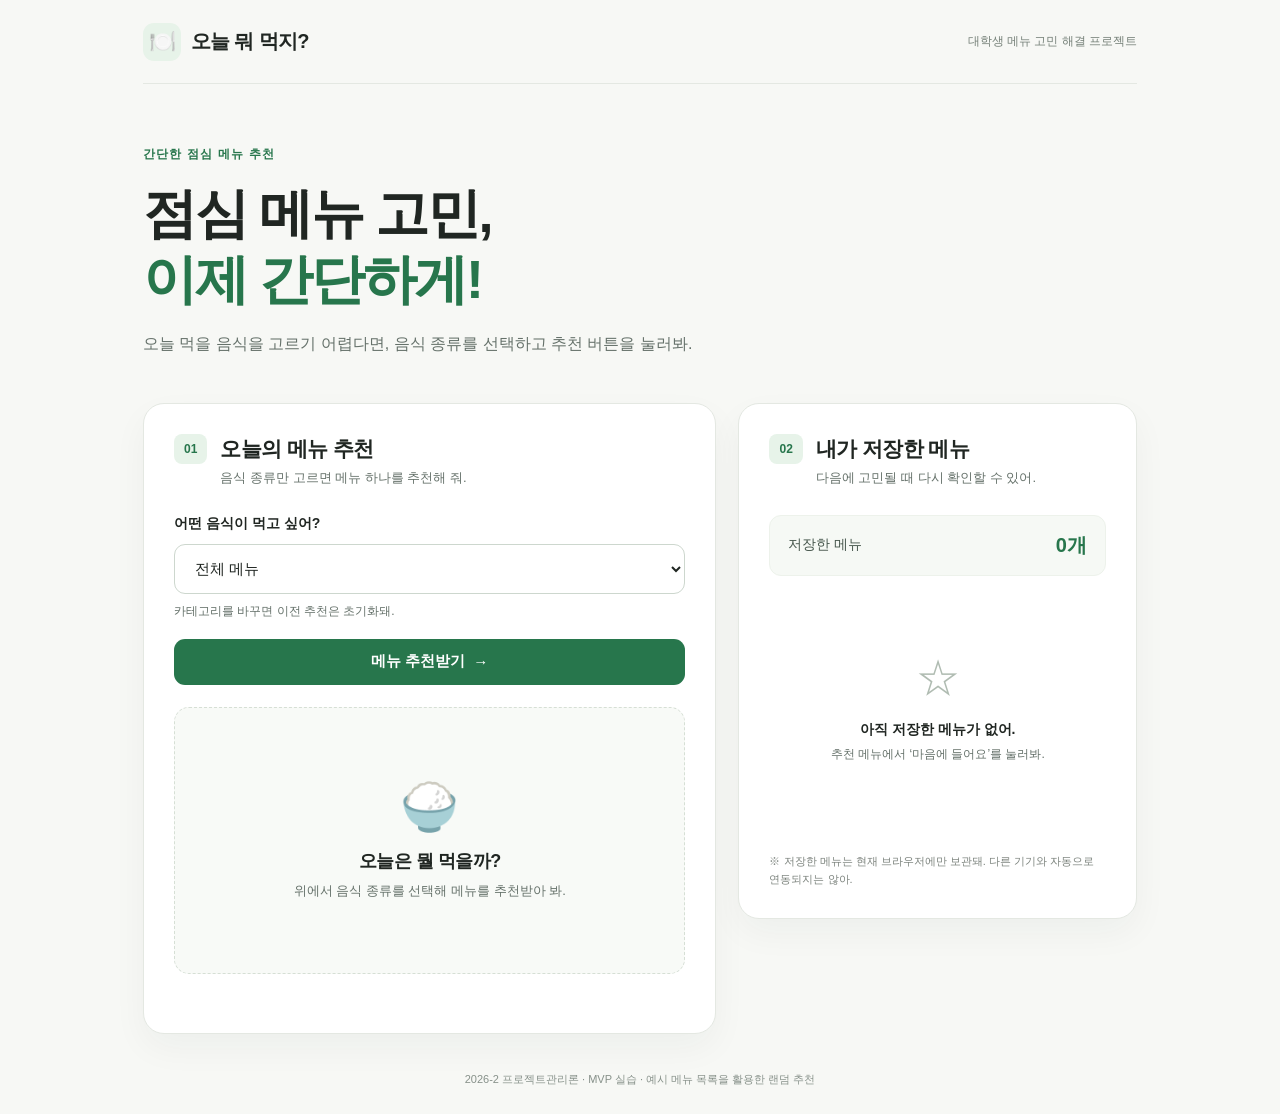
<file: index.html>
<!doctype html>
<html lang="ko">
<head>
  <meta charset="utf-8">
  <meta name="viewport" content="width=device-width, initial-scale=1">
  <meta name="description" content="대학생을 위한 간단한 점심 메뉴 추천 웹앱. 음식 종류를 골라 메뉴를 추천받고 마음에 드는 메뉴를 저장하세요.">
  <title>오늘 뭐 먹지? | 메뉴 추천</title>
  <style>
:root{--bg:#f7f8f5;--paper:#fff;--ink:#202622;--muted:#65716a;--line:#e4e8e2;--green:#27764c;--green-deep:#1c5c3a;--green-soft:#e7f3e9;--shadow:0 14px 35px rgba(31,57,42,.045)}
*{box-sizing:border-box}html{font-family:Pretendard,-apple-system,BlinkMacSystemFont,"Apple SD Gothic Neo","Malgun Gothic",sans-serif;color:var(--ink);background:var(--bg)}body{margin:0}button,select{font:inherit}button{cursor:pointer}button:focus-visible,select:focus-visible,a:focus-visible{outline:3px solid #69ba85;outline-offset:3px} .site-wrap{max-width:1050px;margin:auto;padding:0 28px}.topbar{height:84px;display:flex;align-items:center;justify-content:space-between;border-bottom:1px solid var(--line)}.brand{text-decoration:none;color:var(--ink);font-weight:850;letter-spacing:-.7px;font-size:20px;display:flex;gap:10px;align-items:center}.brand-icon{display:inline-grid;place-items:center;width:38px;height:38px;background:var(--green-soft);border-radius:11px;font-size:22px}.top-caption{font-size:12px;color:#758078}.intro{padding:62px 0 45px}.eyebrow{font-size:12px;font-weight:800;color:var(--green);letter-spacing:1.2px;margin-bottom:17px}.intro h1{margin:0;font-size:clamp(34px,5vw,54px);line-height:1.23;letter-spacing:-2.3px;font-weight:860}.intro h1 span{color:var(--green)}.intro p{color:var(--muted);font-size:16px;margin:17px 0 0;line-height:1.75}.content-grid{display:grid;grid-template-columns:minmax(0,1.18fr) minmax(0,.82fr);gap:22px;align-items:start}.panel{background:var(--paper);border:1px solid var(--line);border-radius:21px;padding:30px;box-shadow:var(--shadow);min-width:0}.panel-heading{display:flex;align-items:flex-start;gap:13px;margin-bottom:27px}.step-number{font-size:12px;font-weight:900;border-radius:8px;background:var(--green-soft);color:var(--green);padding:8px 10px;flex-shrink:0}.panel-heading h2{font-size:21px;line-height:1.35;letter-spacing:-.6px;margin:1px 0 5px}.panel-heading p{margin:0;color:var(--muted);font-size:13px;line-height:1.5}.field-label{display:block;font-size:14px;font-weight:750;margin-bottom:11px}.select{width:100%;height:50px;border:1px solid #cdd7ce;border-radius:11px;background:#fff;padding:0 16px;font-size:15px;color:var(--ink)}.field-hint{font-size:12px;color:var(--muted);margin:9px 0 19px}.btn{display:flex;align-items:center;justify-content:center;gap:8px;border-radius:11px;border:1px solid transparent;min-height:46px;padding:12px 15px;font-weight:750;transition:background .18s,transform .18s}.btn:hover{transform:translateY(-1px)}.btn-primary{background:var(--green);color:#fff;width:100%;font-size:15px}.btn-primary:hover{background:var(--green-deep)}.btn-outline{border-color:#cbd5cc;background:#fff;color:var(--ink)}.btn-outline:hover{background:#f6f9f6}.btn-secondary{background:var(--green-soft);color:var(--green-deep)}.btn-secondary:hover{background:#d6eadc}.btn:disabled{cursor:not-allowed;opacity:.65;transform:none}.result-area{margin-top:22px;min-height:267px;background:#f8faf7;border:1px dashed #d6dfd5;border-radius:15px;text-align:center;display:grid;place-items:center;padding:24px}.result-empty,.result-content{width:100%}.result-empty .empty-emoji{font-size:47px;margin-bottom:14px}.empty-title{font-weight:800;font-size:18px;letter-spacing:-.5px;margin:0 0 8px}.empty-description{color:var(--muted);font-size:13px;line-height:1.6;margin:0}.result-eyebrow{font-size:12px;font-weight:800;color:var(--green);margin:0 0 8px}.result-symbol{font-size:48px;line-height:1.4}.category-tag{color:var(--green-deep);background:var(--green-soft);border-radius:99px;display:inline-block;font-size:12px;font-weight:800;padding:5px 12px;margin:8px 0}.menu-name{font-size:32px;margin:6px 0 3px;letter-spacing:-1px}.result-help{color:var(--muted);font-size:12px;line-height:1.6;margin:9px 0 20px}.result-actions{display:flex;justify-content:center;flex-wrap:wrap;gap:10px}.status-text{font-size:12px;color:var(--green-deep);min-height:18px;margin:11px 0 0}.saved-summary{display:flex;justify-content:space-between;align-items:center;background:#f6f9f5;border:1px solid #edf2eb;border-radius:12px;padding:16px 18px;color:#47574d;font-size:14px}.saved-summary strong{color:var(--green);font-size:20px}.favorite-empty{min-height:260px;display:flex;flex-direction:column;justify-content:center;align-items:center;text-align:center}.favorite-empty>span{font-size:44px;color:#b0bcb2}.favorite-empty p{font-size:14px;font-weight:750;margin:13px 0 6px}.favorite-empty small{font-size:12px;color:var(--muted);line-height:1.5}.favorites-list{padding:0;margin:16px 0 0;list-style:none;max-height:430px;overflow-y:auto}.favorite-item{display:flex;align-items:center;gap:10px;padding:13px 2px;border-bottom:1px solid #eef1ed}.favorite-item:last-child{border-bottom:0}.favorite-symbol{font-size:25px;width:34px}.favorite-detail{flex:1;min-width:0}.favorite-name{font-size:14px;font-weight:750;overflow-wrap:anywhere}.favorite-category{font-size:11px;color:var(--muted);margin-top:3px}.remove-btn{border:1px solid #e0e6df;border-radius:8px;background:white;color:#69736b;font-size:12px;padding:8px 11px}.remove-btn:hover{color:#b13b3b;border-color:#ecc6c6}.save-note{font-size:11px;line-height:1.65;color:#7b827c;margin:16px 0 0}.storage-warning{color:#9d4527;background:#fff3e8;border:1px solid #f2d8c3;padding:9px;border-radius:8px;font-size:12px;line-height:1.55}.footer{text-align:center;color:#87918a;font-size:11px;margin:36px 0 26px;line-height:1.65}
[hidden]{display:none!important}
@media(max-width:740px){.site-wrap{padding:0 16px}.topbar{height:69px}.brand{font-size:18px}.top-caption{display:none}.intro{padding:40px 2px 28px}.intro h1{letter-spacing:-1.5px}.intro p{font-size:14px}.content-grid{grid-template-columns:1fr;gap:16px}.panel{padding:23px 19px;border-radius:17px}.panel-heading{margin-bottom:23px}.panel-heading h2{font-size:19px}.result-area{min-height:240px}.favorite-empty{min-height:170px}.footer{margin:26px 0 22px}.result-actions{gap:8px}.result-actions .btn{flex:1;padding:11px 7px;font-size:13px}}
@media(prefers-reduced-motion:reduce){.btn{transition:none}.btn:hover{transform:none}}

</style>
  
</head>
<body>
  <div class="site-wrap">
    <header class="topbar">
      <a class="brand" href="./index.html" aria-label="오늘 뭐 먹지? 처음 화면"><span class="brand-icon" aria-hidden="true">🍽️</span><span>오늘 뭐 먹지?</span></a>
      <span class="top-caption">대학생 메뉴 고민 해결 프로젝트</span>
    </header>

    <main>
      <section class="intro" aria-labelledby="mainTitle">
        <div class="eyebrow">간단한 점심 메뉴 추천</div>
        <h1 id="mainTitle">점심 메뉴 고민,<br><span>이제 간단하게!</span></h1>
        <p>오늘 먹을 음식을 고르기 어렵다면, 음식 종류를 선택하고 추천 버튼을 눌러봐.</p>
      </section>

      <div class="content-grid">
        <section class="panel recommend-panel" aria-labelledby="recommendTitle">
          <div class="panel-heading">
            <span class="step-number">01</span>
            <div><h2 id="recommendTitle">오늘의 메뉴 추천</h2><p>음식 종류만 고르면 메뉴 하나를 추천해 줘.</p></div>
          </div>

          <label for="categorySelect" class="field-label">어떤 음식이 먹고 싶어?</label>
          <select id="categorySelect" class="select" aria-describedby="categoryHint">
            <option value="전체">전체 메뉴</option>
            <option value="한식">한식</option>
            <option value="중식">중식</option>
            <option value="일식">일식</option>
            <option value="양식">양식</option>
            <option value="분식">분식</option>
          </select>
          <p id="categoryHint" class="field-hint">카테고리를 바꾸면 이전 추천은 초기화돼.</p>

          <button id="recommendBtn" class="btn btn-primary" type="button">메뉴 추천받기 <span aria-hidden="true">→</span></button>

          <div id="resultArea" class="result-area" aria-live="polite" aria-atomic="true">
            <div id="emptyResult" class="result-empty">
              <div class="empty-emoji" aria-hidden="true">🍚</div>
              <p class="empty-title">오늘은 뭘 먹을까?</p>
              <p class="empty-description">위에서 음식 종류를 선택해 메뉴를 추천받아 봐.</p>
            </div>
            <div id="resultContent" class="result-content" hidden>
              <p class="result-eyebrow">오늘의 추천 메뉴</p>
              <div class="result-symbol" id="menuEmoji" aria-hidden="true">🍽️</div>
              <p id="menuCategory" class="category-tag"></p>
              <h3 id="menuName" class="menu-name"></h3>
              <p class="result-help">마음에 들면 저장하고, 아니라면 다시 추천받아 봐.</p>
              <div class="result-actions">
                <button id="retryBtn" type="button" class="btn btn-outline">다시 추천</button>
                <button id="favoriteBtn" type="button" class="btn btn-secondary">☆ 마음에 들어요</button>
              </div>
            </div>
          </div>
          <p id="statusText" class="status-text" role="status" aria-live="polite"></p>
        </section>

        <section class="panel favorites-panel" aria-labelledby="favoritesTitle">
          <div class="panel-heading">
            <span class="step-number">02</span>
            <div><h2 id="favoritesTitle">내가 저장한 메뉴</h2><p>다음에 고민될 때 다시 확인할 수 있어.</p></div>
          </div>
          <div class="saved-summary"><span>저장한 메뉴</span><strong id="favoritesCount">0개</strong></div>
          <div id="favoritesEmpty" class="favorite-empty">
            <span aria-hidden="true">☆</span>
            <p>아직 저장한 메뉴가 없어.</p>
            <small>추천 메뉴에서 ‘마음에 들어요’를 눌러봐.</small>
          </div>
          <ul id="favoritesList" class="favorites-list" aria-label="저장한 메뉴 목록" hidden></ul>
          <p class="save-note">※ 저장한 메뉴는 현재 브라우저에만 보관돼. 다른 기기와 자동으로 연동되지는 않아.</p>
          <p id="storageNotice" class="storage-warning" role="status" hidden>브라우저 저장 기능을 사용할 수 없어. 새로고침하면 저장한 메뉴가 사라질 수 있어.</p>
        </section>
      </div>
    </main>

    <footer class="footer">2026-2 프로젝트관리론 · MVP 실습 · 예시 메뉴 목록을 활용한 랜덤 추천</footer>
  </div>
<script>
// 프로젝트관리론 바이브 코딩 MVP: 고정된 메뉴 목록을 이용한 간단한 추천 웹앱
// 외부 API, 회원가입, 서버는 사용하지 않습니다.
'use strict';

const MENU_DATA = Object.freeze({
  '한식': ['비빔밥', '김치찌개', '된장찌개', '제육볶음', '불고기', '순두부찌개'],
  '중식': ['짜장면', '짬뽕', '탕수육', '볶음밥', '마파두부', '고추잡채'],
  '일식': ['돈카츠', '우동', '라멘', '규동', '초밥', '일본식 카레'],
  '양식': ['파스타', '리조또', '피자', '햄버거', '샌드위치', '스테이크'],
  '분식': ['떡볶이', '김밥', '순대', '라볶이', '쫄면', '라면']
});
const EMOJI = Object.freeze({'한식':'🍚','중식':'🥡','일식':'🍜','양식':'🍝','분식':'🍢'});
const STORAGE_KEY = 'today-menu-favorites-v1';

const $ = (id) => document.getElementById(id);
const categorySelect = $('categorySelect');
const recommendBtn = $('recommendBtn');
const retryBtn = $('retryBtn');
const favoriteBtn = $('favoriteBtn');
let currentMenu = null;
let favorites = [];
let storageAvailable = true;

function getMenuPool(category) {
  const result = [];
  for (const [group, names] of Object.entries(MENU_DATA)) {
    if (category !== '전체' && group !== category) continue;
    for (const name of names) result.push({category: group, name});
  }
  return result;
}
function menuKey(menu) {return `${menu.category}::${menu.name}`;}
function isFavorite(menu) {return favorites.some(item => menuKey(item) === menuKey(menu));}
function pickRandom(pool, lastMenu) {
  // 같은 종류의 메뉴가 2개 이상이라면 직전 메뉴가 연속으로 나오지 않도록 함.
  const eligible = (lastMenu && pool.length > 1)
    ? pool.filter(item => menuKey(item) !== menuKey(lastMenu))
    : pool;
  return eligible[Math.floor(Math.random() * eligible.length)] ?? null;
}
function setStatus(message) {$('statusText').textContent = message;}
function renderCurrent() {
  $('emptyResult').hidden = Boolean(currentMenu);
  $('resultContent').hidden = !currentMenu;
  if (!currentMenu) return;
  $('menuEmoji').textContent = EMOJI[currentMenu.category];
  $('menuCategory').textContent = currentMenu.category;
  $('menuName').textContent = currentMenu.name;
  const alreadySaved = isFavorite(currentMenu);
  favoriteBtn.disabled = alreadySaved;
  favoriteBtn.textContent = alreadySaved ? '✓ 저장한 메뉴' : '☆ 마음에 들어요';
}
function loadFavorites() {
  try {
    const raw = window.localStorage.getItem(STORAGE_KEY);
    if (!raw) return [];
    const parsed = JSON.parse(raw);
    if (!Array.isArray(parsed)) return [];
    // 저장 형식이 변조되거나 오래된 경우에도 메뉴 목록에 존재하는 값만 가져옵니다.
    const allowed = new Set(getMenuPool('전체').map(menuKey));
    const seen = new Set();
    return parsed.filter(item => {
      if (!item || typeof item.category !== 'string' || typeof item.name !== 'string') return false;
      const key = menuKey(item);
      if (!allowed.has(key) || seen.has(key)) return false;
      seen.add(key);
      return true;
    });
  } catch (error) {
    storageAvailable = false;
    return [];
  }
}
function saveFavorites() {
  if (!storageAvailable) return;
  try {window.localStorage.setItem(STORAGE_KEY, JSON.stringify(favorites));}
  catch (error) {storageAvailable = false;}
  $('storageNotice').hidden = storageAvailable;
}
function renderFavorites() {
  $('favoritesCount').textContent = `${favorites.length}개`;
  $('favoritesEmpty').hidden = favorites.length > 0;
  const list = $('favoritesList');
  list.hidden = favorites.length === 0;
  list.replaceChildren();
  for (const item of favorites) {
    const li = document.createElement('li'); li.className = 'favorite-item';
    const symbol = document.createElement('span'); symbol.className = 'favorite-symbol';
    symbol.setAttribute('aria-hidden', 'true'); symbol.textContent = EMOJI[item.category];
    const detail = document.createElement('div'); detail.className = 'favorite-detail';
    const name = document.createElement('div'); name.className = 'favorite-name'; name.textContent = item.name;
    const category = document.createElement('div'); category.className = 'favorite-category'; category.textContent = item.category;
    detail.append(name, category);
    const remove = document.createElement('button'); remove.type = 'button'; remove.className = 'remove-btn';
    remove.textContent = '삭제'; remove.setAttribute('aria-label', `${item.name} 저장 목록에서 삭제`);
    remove.addEventListener('click', () => {
      favorites = favorites.filter(saved => menuKey(saved) !== menuKey(item));
      saveFavorites(); renderFavorites(); renderCurrent(); setStatus(`${item.name} 메뉴를 저장 목록에서 삭제했어.`);
    });
    li.append(symbol, detail, remove); list.appendChild(li);
  }
}
function recommend() {
  const selected = categorySelect.value;
  const pool = getMenuPool(selected);
  if (pool.length === 0) {currentMenu = null;renderCurrent();setStatus('추천 가능한 메뉴가 없어. 다른 종류를 선택해 줘.');return;}
  currentMenu = pickRandom(pool, currentMenu);
  renderCurrent();setStatus('');
}
categorySelect.addEventListener('change', () => {
  currentMenu = null;renderCurrent();setStatus('');
});
recommendBtn.addEventListener('click', recommend);
retryBtn.addEventListener('click', recommend);
favoriteBtn.addEventListener('click', () => {
  if (!currentMenu || isFavorite(currentMenu)) return;
  favorites.push({...currentMenu});
  saveFavorites();renderFavorites();renderCurrent();setStatus(`${currentMenu.name} 메뉴를 저장했어.`);
});
favorites = loadFavorites();
$('storageNotice').hidden = storageAvailable;
renderFavorites();renderCurrent();

</script>
</body>
</html>
</file>
